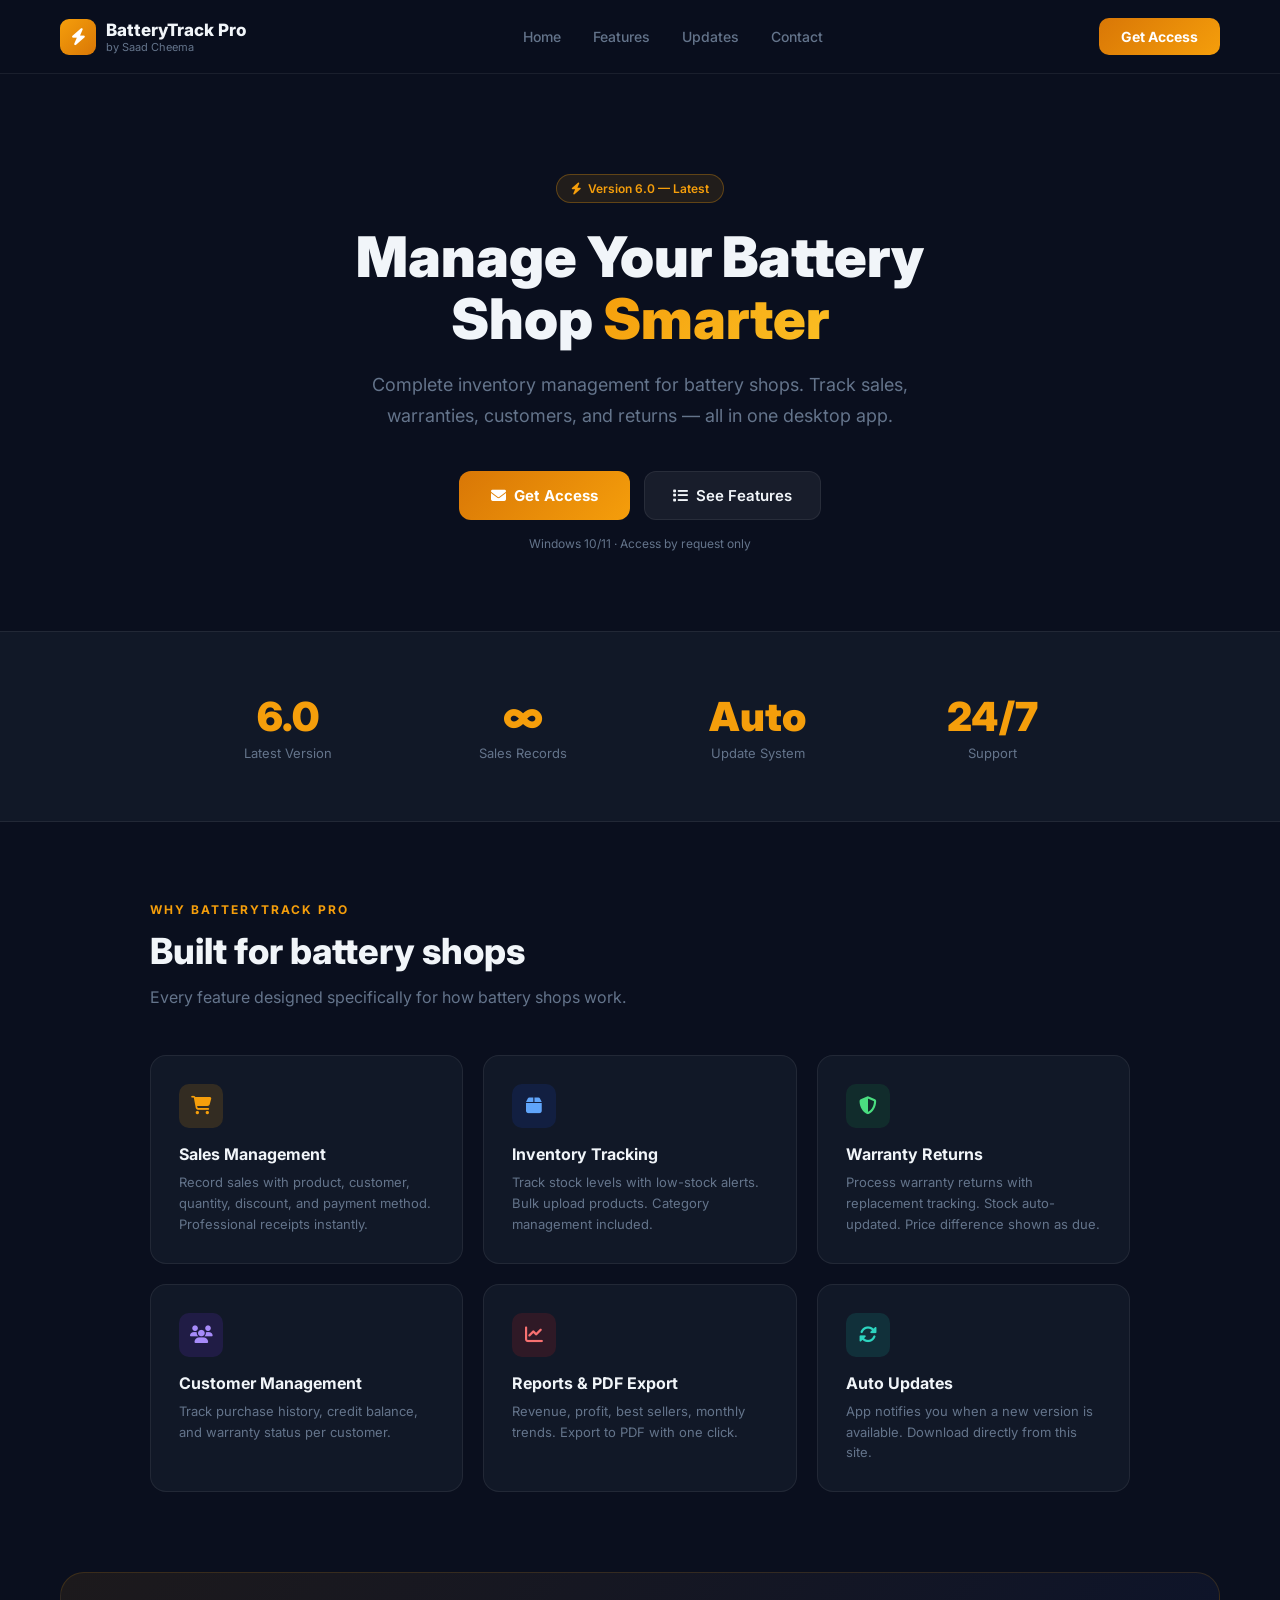
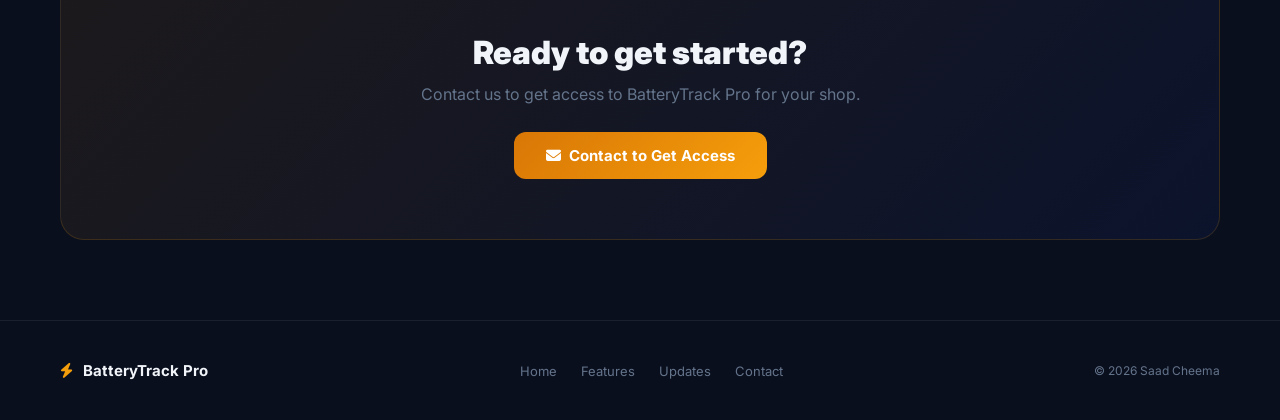
<file: index.html>
<!DOCTYPE html>
<html lang="en">

<head>
    <meta charset="UTF-8">
    <meta name="viewport" content="width=device-width, initial-scale=1.0">
    <title>BatteryTrack Pro — Battery Shop Management</title>
    <link href="https://fonts.googleapis.com/css2?family=Inter:wght@400;500;600;700;800;900&display=swap"
        rel="stylesheet">
    <link rel="stylesheet" href="https://cdnjs.cloudflare.com/ajax/libs/font-awesome/6.5.0/css/all.min.css">
    <link rel="stylesheet" href="style.css">
</head>

<body>

    <nav>
        <a href="/" class="nav-logo">
            <div class="nav-logo-icon"><i class="fa fa-bolt"></i></div>
            <div>
                <div class="nav-logo-text">BatteryTrack Pro</div>
                <div class="nav-logo-sub">by Saad Cheema</div>
            </div>
        </a>
        <div class="nav-links">
            <a href="/">Home</a>
            <a href="features.html">Features</a>
            <a href="updates.html">Updates</a>
            <a href="contact.html">Contact</a>
        </div>
        <a href="contact.html" class="nav-cta">Get Access</a>
    </nav>

    <div class="hero">
        <div class="hero-badge"><i class="fa fa-bolt"></i> Version 6.0 — Latest</div>
        <h1>Manage Your Battery<br>Shop <span>Smarter</span></h1>
        <p>Complete inventory management for battery shops. Track sales, warranties, customers, and returns — all in one
            desktop app.</p>
        <div class="hero-btns">
            <a href="contact.html" class="btn-primary"><i class="fa fa-envelope"></i> Get Access</a>
            <a href="features.html" class="btn-ghost"><i class="fa fa-list"></i> See Features</a>
        </div>
        <div class="version-note">Windows 10/11 · Access by request only</div>
    </div>

    <div class="stats">
        <div class="stats-inner">
            <div>
                <div class="stat-val">6.0</div>
                <div class="stat-label">Latest Version</div>
            </div>
            <div>
                <div class="stat-val">∞</div>
                <div class="stat-label">Sales Records</div>
            </div>
            <div>
                <div class="stat-val">Auto</div>
                <div class="stat-label">Update System</div>
            </div>
            <div>
                <div class="stat-val">24/7</div>
                <div class="stat-label">Support</div>
            </div>
        </div>
    </div>

    <div class="section">
        <div class="section-label">Why BatteryTrack Pro</div>
        <div class="section-title">Built for battery shops</div>
        <div class="section-sub">Every feature designed specifically for how battery shops work.</div>
        <div class="features-grid">
            <div class="feature-card">
                <div class="feature-icon amber"><i class="fa fa-cart-shopping"></i></div>
                <h3>Sales Management</h3>
                <p>Record sales with product, customer, quantity, discount, and payment method. Professional receipts
                    instantly.</p>
            </div>
            <div class="feature-card">
                <div class="feature-icon blue"><i class="fa fa-box"></i></div>
                <h3>Inventory Tracking</h3>
                <p>Track stock levels with low-stock alerts. Bulk upload products. Category management included.</p>
            </div>
            <div class="feature-card">
                <div class="feature-icon green"><i class="fa fa-shield-halved"></i></div>
                <h3>Warranty Returns</h3>
                <p>Process warranty returns with replacement tracking. Stock auto-updated. Price difference shown as
                    due.</p>
            </div>
            <div class="feature-card">
                <div class="feature-icon purple"><i class="fa fa-users"></i></div>
                <h3>Customer Management</h3>
                <p>Track purchase history, credit balance, and warranty status per customer.</p>
            </div>
            <div class="feature-card">
                <div class="feature-icon red"><i class="fa fa-chart-line"></i></div>
                <h3>Reports & PDF Export</h3>
                <p>Revenue, profit, best sellers, monthly trends. Export to PDF with one click.</p>
            </div>
            <div class="feature-card">
                <div class="feature-icon teal"><i class="fa fa-rotate"></i></div>
                <h3>Auto Updates</h3>
                <p>App notifies you when a new version is available. Download directly from this site.</p>
            </div>
        </div>
    </div>

    <div class="cta-section">
        <h2>Ready to get started?</h2>
        <p>Contact us to get access to BatteryTrack Pro for your shop.</p>
        <a href="contact.html" class="btn-primary"><i class="fa fa-envelope"></i> Contact to Get Access</a>
    </div>

    <footer>
        <div class="footer-logo"><i class="fa fa-bolt" style="color:#f59e0b;margin-right:6px;"></i> BatteryTrack Pro
        </div>
        <div class="footer-links">
            <a href="/">Home</a>
            <a href="features.html">Features</a>
            <a href="updates.html">Updates</a>
            <a href="contact.html">Contact</a>
        </div>
        <div class="footer-copy">© 2026 Saad Cheema</div>
    </footer>

</body>

</html>
</file>
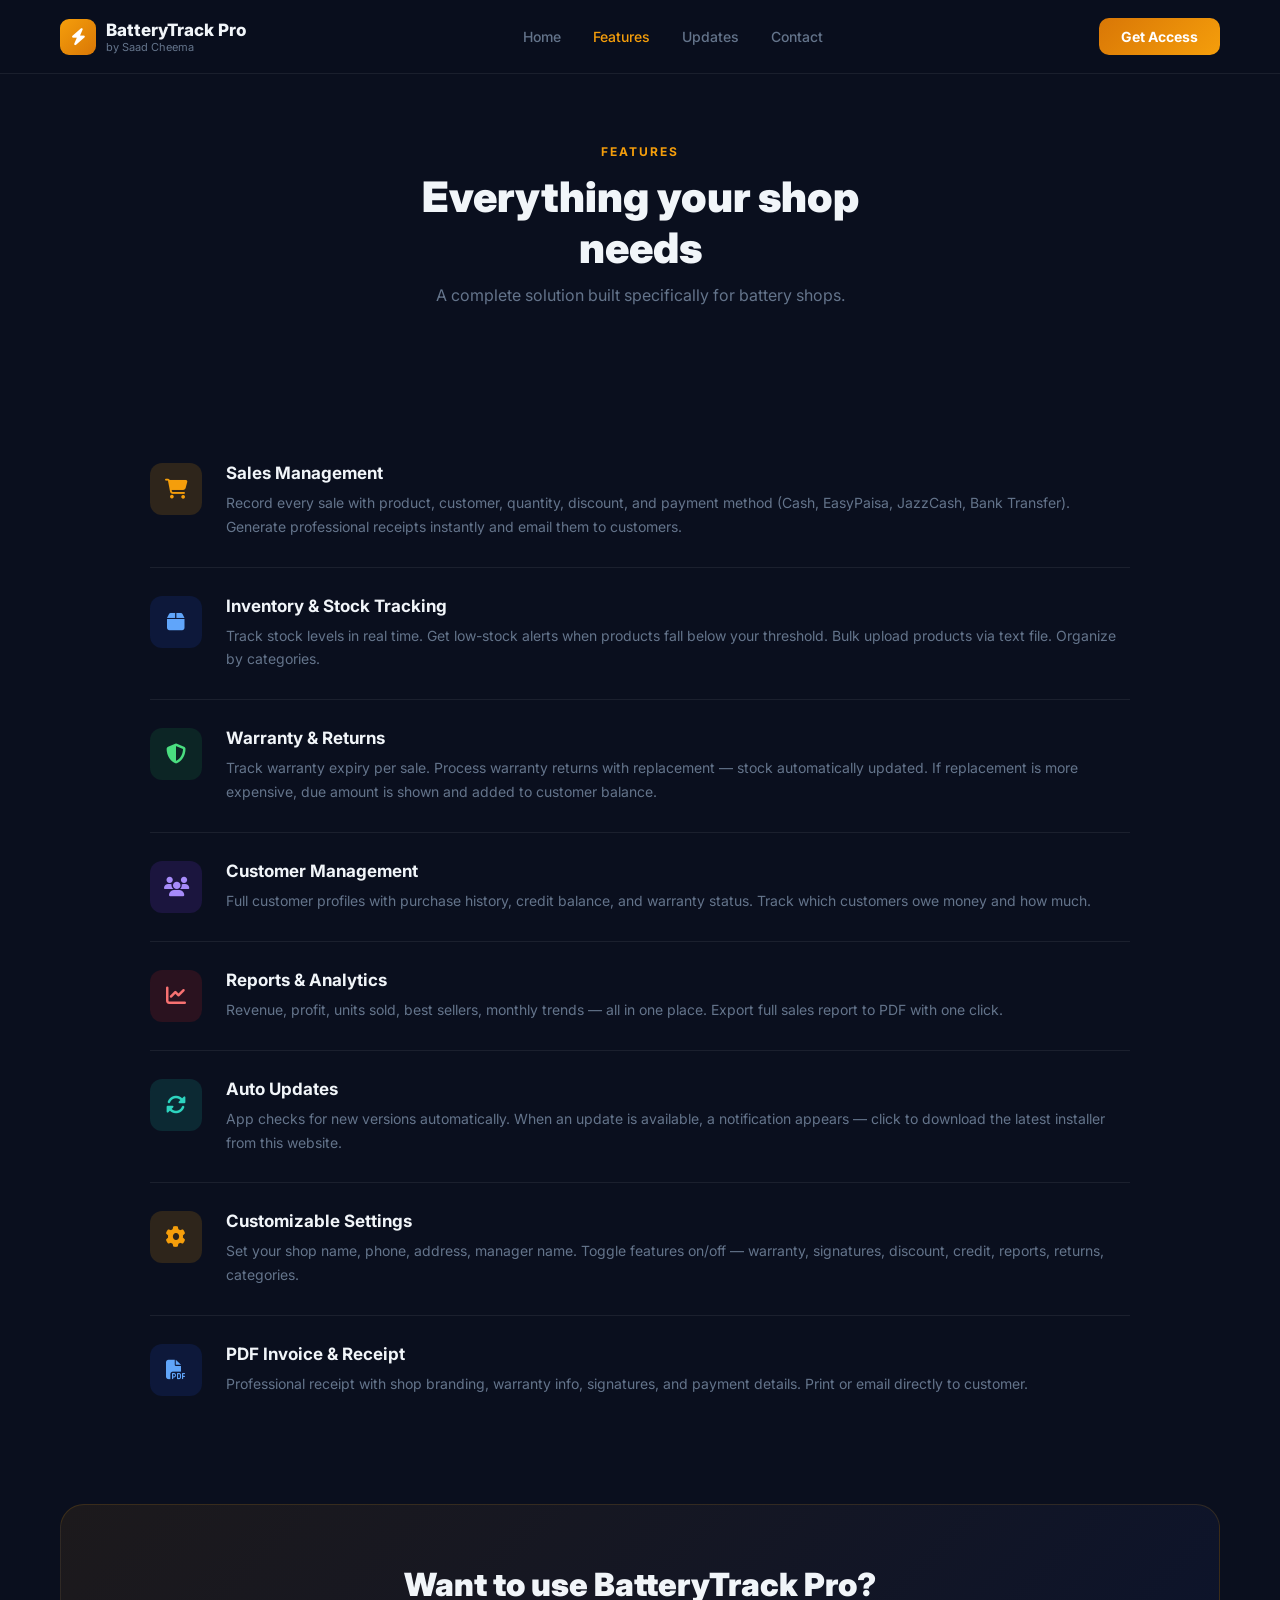
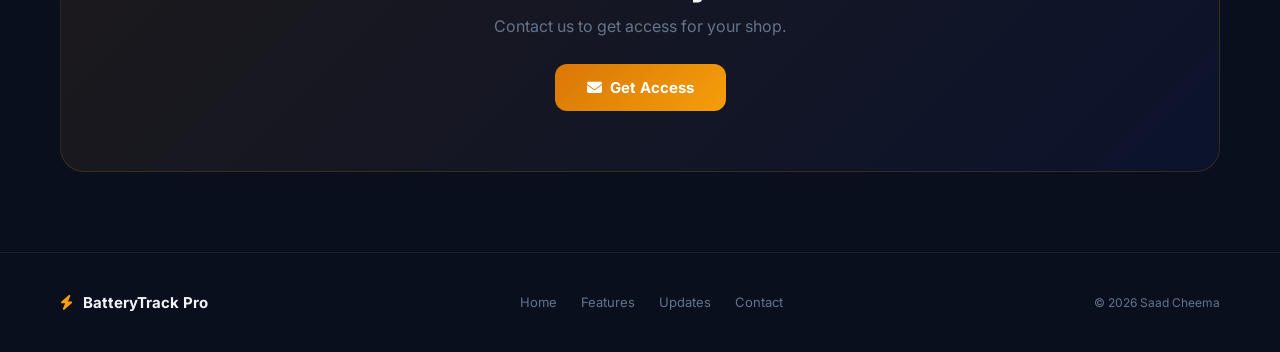
<file: features.html>
<!DOCTYPE html>
<html lang="en">

<head>
    <meta charset="UTF-8">
    <meta name="viewport" content="width=device-width, initial-scale=1.0">
    <title>Features — BatteryTrack Pro</title>
    <link href="https://fonts.googleapis.com/css2?family=Inter:wght@400;500;600;700;800;900&display=swap"
        rel="stylesheet">
    <link rel="stylesheet" href="https://cdnjs.cloudflare.com/ajax/libs/font-awesome/6.5.0/css/all.min.css">
    <link rel="stylesheet" href="style.css">
</head>

<body>

    <nav>
        <a href="/" class="nav-logo">
            <div class="nav-logo-icon"><i class="fa fa-bolt"></i></div>
            <div>
                <div class="nav-logo-text">BatteryTrack Pro</div>
                <div class="nav-logo-sub">by Saad Cheema</div>
            </div>
        </a>
        <div class="nav-links">
            <a href="/">Home</a>
            <a href="features.html" style="color:#f59e0b;">Features</a>
            <a href="updates.html">Updates</a>
            <a href="contact.html">Contact</a>
        </div>
        <a href="contact.html" class="nav-cta">Get Access</a>
    </nav>

    <div class="page-hero">
        <div class="section-label">Features</div>
        <h1>Everything your shop needs</h1>
        <p>A complete solution built specifically for battery shops.</p>
    </div>

    <div class="section">
        <div class="features-full">

            <div class="feature-row">
                <div class="feature-row-icon amber"><i class="fa fa-cart-shopping"></i></div>
                <div>
                    <h3>Sales Management</h3>
                    <p>Record every sale with product, customer, quantity, discount, and payment method (Cash,
                        EasyPaisa, JazzCash, Bank Transfer). Generate professional receipts instantly and email them to
                        customers.</p>
                </div>
            </div>

            <div class="feature-row">
                <div class="feature-row-icon blue"><i class="fa fa-box"></i></div>
                <div>
                    <h3>Inventory & Stock Tracking</h3>
                    <p>Track stock levels in real time. Get low-stock alerts when products fall below your threshold.
                        Bulk upload products via text file. Organize by categories.</p>
                </div>
            </div>

            <div class="feature-row">
                <div class="feature-row-icon green"><i class="fa fa-shield-halved"></i></div>
                <div>
                    <h3>Warranty & Returns</h3>
                    <p>Track warranty expiry per sale. Process warranty returns with replacement — stock automatically
                        updated. If replacement is more expensive, due amount is shown and added to customer balance.
                    </p>
                </div>
            </div>

            <div class="feature-row">
                <div class="feature-row-icon purple"><i class="fa fa-users"></i></div>
                <div>
                    <h3>Customer Management</h3>
                    <p>Full customer profiles with purchase history, credit balance, and warranty status. Track which
                        customers owe money and how much.</p>
                </div>
            </div>

            <div class="feature-row">
                <div class="feature-row-icon red"><i class="fa fa-chart-line"></i></div>
                <div>
                    <h3>Reports & Analytics</h3>
                    <p>Revenue, profit, units sold, best sellers, monthly trends — all in one place. Export full sales
                        report to PDF with one click.</p>
                </div>
            </div>

            <div class="feature-row">
                <div class="feature-row-icon teal"><i class="fa fa-rotate"></i></div>
                <div>
                    <h3>Auto Updates</h3>
                    <p>App checks for new versions automatically. When an update is available, a notification appears —
                        click to download the latest installer from this website.</p>
                </div>
            </div>

            <div class="feature-row">
                <div class="feature-row-icon amber"><i class="fa fa-gear"></i></div>
                <div>
                    <h3>Customizable Settings</h3>
                    <p>Set your shop name, phone, address, manager name. Toggle features on/off — warranty, signatures,
                        discount, credit, reports, returns, categories.</p>
                </div>
            </div>

            <div class="feature-row">
                <div class="feature-row-icon blue"><i class="fa fa-file-pdf"></i></div>
                <div>
                    <h3>PDF Invoice & Receipt</h3>
                    <p>Professional receipt with shop branding, warranty info, signatures, and payment details. Print or
                        email directly to customer.</p>
                </div>
            </div>

        </div>
    </div>

    <div class="cta-section">
        <h2>Want to use BatteryTrack Pro?</h2>
        <p>Contact us to get access for your shop.</p>
        <a href="contact.html" class="btn-primary"><i class="fa fa-envelope"></i> Get Access</a>
    </div>

    <footer>
        <div class="footer-logo"><i class="fa fa-bolt" style="color:#f59e0b;margin-right:6px;"></i> BatteryTrack Pro
        </div>
        <div class="footer-links">
            <a href="/">Home</a>
            <a href="features.html">Features</a>
            <a href="updates.html">Updates</a>
            <a href="contact.html">Contact</a>
        </div>
        <div class="footer-copy">© 2026 Saad Cheema</div>
    </footer>

</body>

</html>
</file>
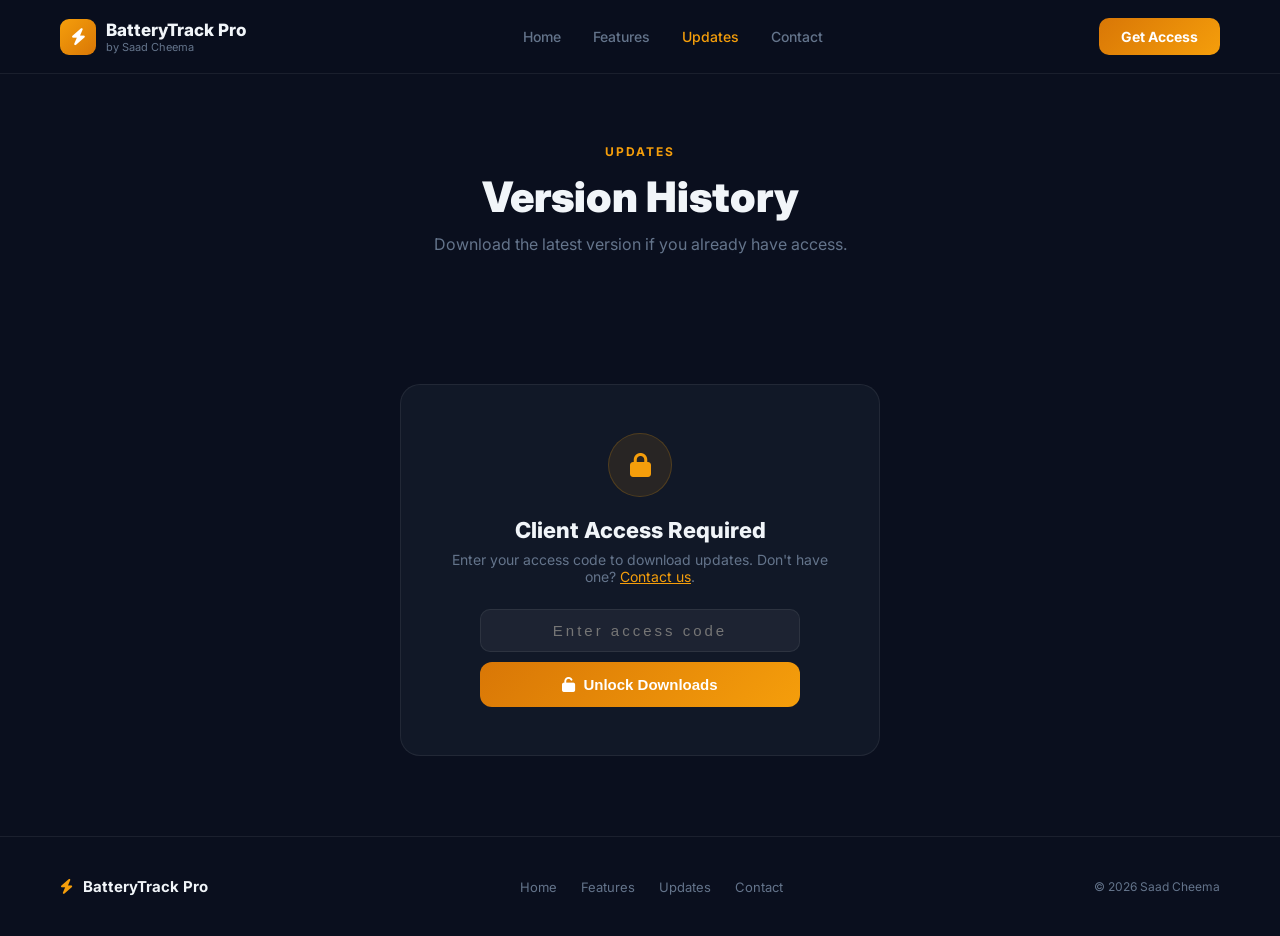
<file: updates.html>
<!DOCTYPE html>
<html lang="en">

<head>
    <meta charset="UTF-8">
    <meta name="viewport" content="width=device-width, initial-scale=1.0">
    <title>Updates — BatteryTrack Pro</title>
    <link href="https://fonts.googleapis.com/css2?family=Inter:wght@400;500;600;700;800;900&display=swap"
        rel="stylesheet">
    <link rel="stylesheet" href="https://cdnjs.cloudflare.com/ajax/libs/font-awesome/6.5.0/css/all.min.css">
    <link rel="stylesheet" href="style.css">
</head>

<body>

    <nav>
        <a href="/" class="nav-logo">
            <div class="nav-logo-icon"><i class="fa fa-bolt"></i></div>
            <div>
                <div class="nav-logo-text">BatteryTrack Pro</div>
                <div class="nav-logo-sub">by Saad Cheema</div>
            </div>
        </a>
        <div class="nav-links">
            <a href="/">Home</a>
            <a href="features.html">Features</a>
            <a href="updates.html" style="color:#f59e0b;">Updates</a>
            <a href="contact.html">Contact</a>
        </div>
        <a href="contact.html" class="nav-cta">Get Access</a>
    </nav>

    <div class="page-hero">
        <div class="section-label">Updates</div>
        <h1>Version History</h1>
        <p>Download the latest version if you already have access.</p>
    </div>

    <!-- Access Gate -->
    <div class="section" style="max-width:600px;">
        <div class="access-gate" id="gate">
            <div class="gate-icon"><i class="fa fa-lock"></i></div>
            <h3>Client Access Required</h3>
            <p>Enter your access code to download updates. Don't have one? <a href="contact.html">Contact us</a>.</p>
            <div class="gate-form">
                <input type="password" id="access-code" placeholder="Enter access code" class="gate-input">
                <button onclick="checkAccess()" class="btn-primary"
                    style="width:100%;justify-content:center;margin-top:10px;">
                    <i class="fa fa-unlock"></i> Unlock Downloads
                </button>
            </div>
            <div id="gate-error" style="color:#f87171;font-size:13px;margin-top:10px;display:none;">Invalid access code.
                <a href="contact.html">Contact support</a>.</div>
        </div>

        <div id="downloads" style="display:none;">
            <div class="update-card latest">
                <div style="display:flex;justify-content:space-between;align-items:start;margin-bottom:12px;">
                    <div>
                        <span class="badge-latest">Latest</span>
                        <h3 style="font-size:20px;font-weight:800;margin-top:8px;">Version 6.0</h3>
                        <div style="font-size:13px;color:var(--muted);margin-top:2px;">April 2026</div>
                    </div>
                    <a href="https://github.com/saadcheema6242/saadcheemaims/releases/download/v6.0/BatteryTrackPro_Setup_v6.0.exe"
                        class="btn-primary" style="font-size:13px;padding:10px 20px;">
                        <i class="fa fa-download"></i> Download
                    </a>
                </div>
                <ul class="changelog">
                    <li><i class="fa fa-check"></i> Warranty return fix — replacement stock now correctly deducted</li>
                    <li><i class="fa fa-check"></i> Replacement sale appears in sales list with badge</li>
                    <li><i class="fa fa-check"></i> Price difference shown as due amount on replacement</li>
                    <li><i class="fa fa-check"></i> Dark mode as default theme</li>
                    <li><i class="fa fa-check"></i> Auto-update notification system</li>
                    <li><i class="fa fa-check"></i> Improved PDF export spacing</li>
                    <li><i class="fa fa-check"></i> Publisher: Saad Cheema — saadcheemaims.vercel.app</li>
                </ul>
            </div>

            <div class="update-card">
                <div style="display:flex;justify-content:space-between;align-items:start;margin-bottom:12px;">
                    <div>
                        <h3 style="font-size:18px;font-weight:700;">Version 5.0</h3>
                        <div style="font-size:13px;color:var(--muted);margin-top:2px;">March 2026</div>
                    </div>
                </div>
                <ul class="changelog">
                    <li><i class="fa fa-check"></i> Initial release with full inventory management</li>
                    <li><i class="fa fa-check"></i> Sales, customers, warranty, returns</li>
                    <li><i class="fa fa-check"></i> PDF export, reports, categories</li>
                </ul>
            </div>
        </div>
    </div>

    <footer>
        <div class="footer-logo"><i class="fa fa-bolt" style="color:#f59e0b;margin-right:6px;"></i> BatteryTrack Pro
        </div>
        <div class="footer-links">
            <a href="/">Home</a>
            <a href="features.html">Features</a>
            <a href="updates.html">Updates</a>
            <a href="contact.html">Contact</a>
        </div>
        <div class="footer-copy">© 2026 Saad Cheema</div>
    </footer>

    <script>
        // Simple client-side access code — change this to whatever you want
        const ACCESS_CODE = 'btp2026';

        function checkAccess() {
            const code = document.getElementById('access-code').value.trim();
            if (code === ACCESS_CODE) {
                document.getElementById('gate').style.display = 'none';
                document.getElementById('downloads').style.display = 'block';
                localStorage.setItem('btp-access', '1');
            } else {
                document.getElementById('gate-error').style.display = 'block';
            }
        }

        // Auto-unlock if already accessed
        if (localStorage.getItem('btp-access') === '1') {
            document.getElementById('gate').style.display = 'none';
            document.getElementById('downloads').style.display = 'block';
        }

        document.getElementById('access-code').addEventListener('keydown', e => {
            if (e.key === 'Enter') checkAccess();
        });
    </script>

</body>

</html>
</file>
<file: style.css>
*,
*::before,
*::after {
    box-sizing: border-box;
    margin: 0;
    padding: 0;
}

:root {
    --bg: #0a0f1e;
    --card: #111827;
    --border: rgba(255, 255, 255, 0.07);
    --text: #f1f5f9;
    --muted: #64748b;
    --accent: #f59e0b;
}

body {
    font-family: 'Inter', sans-serif;
    background: var(--bg);
    color: var(--text);
    min-height: 100vh;
}

/* NAV */
nav {
    display: flex;
    align-items: center;
    justify-content: space-between;
    padding: 18px 60px;
    border-bottom: 1px solid var(--border);
    position: sticky;
    top: 0;
    background: rgba(10, 15, 30, 0.95);
    backdrop-filter: blur(12px);
    z-index: 100;
}

.nav-logo {
    display: flex;
    align-items: center;
    gap: 10px;
    text-decoration: none;
}

.nav-logo-icon {
    width: 36px;
    height: 36px;
    background: linear-gradient(135deg, #f59e0b, #d97706);
    border-radius: 9px;
    display: flex;
    align-items: center;
    justify-content: center;
}

.nav-logo-icon i {
    color: #fff;
    font-size: 17px;
}

.nav-logo-text {
    font-size: 17px;
    font-weight: 800;
    color: var(--text);
}

.nav-logo-sub {
    font-size: 11px;
    color: var(--muted);
}

.nav-links {
    display: flex;
    gap: 32px;
}

.nav-links a {
    color: var(--muted);
    text-decoration: none;
    font-size: 14px;
    font-weight: 500;
    transition: color 0.2s;
}

.nav-links a:hover {
    color: var(--text);
}

.nav-cta {
    background: linear-gradient(135deg, #d97706, #f59e0b);
    color: #fff;
    padding: 10px 22px;
    border-radius: 10px;
    font-size: 14px;
    font-weight: 700;
    text-decoration: none;
}

/* HERO */
.hero {
    text-align: center;
    padding: 100px 20px 80px;
    max-width: 800px;
    margin: 0 auto;
}

.hero-badge {
    display: inline-flex;
    align-items: center;
    gap: 6px;
    background: rgba(245, 158, 11, 0.1);
    border: 1px solid rgba(245, 158, 11, 0.3);
    color: #f59e0b;
    padding: 6px 14px;
    border-radius: 20px;
    font-size: 12px;
    font-weight: 600;
    margin-bottom: 24px;
}

.hero h1 {
    font-size: 56px;
    font-weight: 900;
    line-height: 1.1;
    margin-bottom: 20px;
}

.hero h1 span {
    background: linear-gradient(135deg, #f59e0b, #fbbf24);
    -webkit-background-clip: text;
    -webkit-text-fill-color: transparent;
}

.hero p {
    font-size: 18px;
    color: var(--muted);
    line-height: 1.7;
    margin-bottom: 40px;
    max-width: 560px;
    margin-left: auto;
    margin-right: auto;
}

.hero-btns {
    display: flex;
    gap: 14px;
    justify-content: center;
    flex-wrap: wrap;
}

.version-note {
    margin-top: 16px;
    font-size: 12px;
    color: var(--muted);
}

/* PAGE HERO */
.page-hero {
    text-align: center;
    padding: 70px 20px 50px;
    max-width: 600px;
    margin: 0 auto;
}

.page-hero h1 {
    font-size: 42px;
    font-weight: 900;
    margin-bottom: 12px;
}

.page-hero p {
    font-size: 16px;
    color: var(--muted);
}

/* BUTTONS */
.btn-primary {
    background: linear-gradient(135deg, #d97706, #f59e0b);
    color: #fff;
    padding: 14px 32px;
    border-radius: 12px;
    font-size: 15px;
    font-weight: 700;
    text-decoration: none;
    display: inline-flex;
    align-items: center;
    gap: 8px;
    transition: transform 0.2s, opacity 0.2s;
    border: none;
    cursor: pointer;
}

.btn-primary:hover {
    transform: translateY(-2px);
    opacity: 0.95;
}

.btn-ghost {
    background: rgba(255, 255, 255, 0.06);
    color: var(--text);
    padding: 14px 28px;
    border-radius: 12px;
    font-size: 15px;
    font-weight: 600;
    text-decoration: none;
    border: 1px solid var(--border);
    display: inline-flex;
    align-items: center;
    gap: 8px;
}

.btn-ghost:hover {
    background: rgba(255, 255, 255, 0.1);
}

/* STATS */
.stats {
    background: var(--card);
    border-top: 1px solid var(--border);
    border-bottom: 1px solid var(--border);
    padding: 60px;
}

.stats-inner {
    max-width: 900px;
    margin: 0 auto;
    display: grid;
    grid-template-columns: repeat(4, 1fr);
    gap: 40px;
    text-align: center;
}

.stat-val {
    font-size: 40px;
    font-weight: 900;
    color: var(--accent);
}

.stat-label {
    font-size: 13px;
    color: var(--muted);
    margin-top: 4px;
}

/* SECTION */
.section {
    padding: 80px 60px;
    max-width: 1100px;
    margin: 0 auto;
}

.section-label {
    font-size: 12px;
    font-weight: 700;
    color: var(--accent);
    text-transform: uppercase;
    letter-spacing: 2px;
    margin-bottom: 12px;
}

.section-title {
    font-size: 36px;
    font-weight: 800;
    margin-bottom: 14px;
}

.section-sub {
    font-size: 16px;
    color: var(--muted);
    margin-bottom: 48px;
    max-width: 500px;
}

/* FEATURES GRID */
.features-grid {
    display: grid;
    grid-template-columns: repeat(3, 1fr);
    gap: 20px;
}

.feature-card {
    background: var(--card);
    border: 1px solid var(--border);
    border-radius: 16px;
    padding: 28px;
    transition: border-color 0.2s;
}

.feature-card:hover {
    border-color: rgba(245, 158, 11, 0.3);
}

.feature-icon {
    width: 44px;
    height: 44px;
    border-radius: 10px;
    display: flex;
    align-items: center;
    justify-content: center;
    margin-bottom: 16px;
    font-size: 18px;
}

.feature-icon.amber {
    background: rgba(245, 158, 11, 0.15);
    color: #f59e0b;
}

.feature-icon.blue {
    background: rgba(29, 78, 216, 0.15);
    color: #60a5fa;
}

.feature-icon.green {
    background: rgba(22, 163, 74, 0.15);
    color: #4ade80;
}

.feature-icon.purple {
    background: rgba(124, 58, 237, 0.15);
    color: #a78bfa;
}

.feature-icon.red {
    background: rgba(220, 38, 38, 0.15);
    color: #f87171;
}

.feature-icon.teal {
    background: rgba(20, 184, 166, 0.15);
    color: #2dd4bf;
}

.feature-card h3 {
    font-size: 16px;
    font-weight: 700;
    margin-bottom: 8px;
}

.feature-card p {
    font-size: 13px;
    color: var(--muted);
    line-height: 1.6;
}

/* FEATURES FULL (features page) */
.features-full {
    display: flex;
    flex-direction: column;
    gap: 0;
}

.feature-row {
    display: flex;
    gap: 24px;
    align-items: flex-start;
    padding: 28px 0;
    border-bottom: 1px solid var(--border);
}

.feature-row:last-child {
    border-bottom: none;
}

.feature-row-icon {
    width: 52px;
    height: 52px;
    border-radius: 12px;
    display: flex;
    align-items: center;
    justify-content: center;
    font-size: 20px;
    flex-shrink: 0;
}

.feature-row-icon.amber {
    background: rgba(245, 158, 11, 0.15);
    color: #f59e0b;
}

.feature-row-icon.blue {
    background: rgba(29, 78, 216, 0.15);
    color: #60a5fa;
}

.feature-row-icon.green {
    background: rgba(22, 163, 74, 0.15);
    color: #4ade80;
}

.feature-row-icon.purple {
    background: rgba(124, 58, 237, 0.15);
    color: #a78bfa;
}

.feature-row-icon.red {
    background: rgba(220, 38, 38, 0.15);
    color: #f87171;
}

.feature-row-icon.teal {
    background: rgba(20, 184, 166, 0.15);
    color: #2dd4bf;
}

.feature-row h3 {
    font-size: 17px;
    font-weight: 700;
    margin-bottom: 8px;
}

.feature-row p {
    font-size: 14px;
    color: var(--muted);
    line-height: 1.7;
}

/* CTA SECTION */
.cta-section {
    background: linear-gradient(135deg, rgba(245, 158, 11, 0.08), rgba(29, 78, 216, 0.08));
    border: 1px solid rgba(245, 158, 11, 0.15);
    border-radius: 24px;
    padding: 60px;
    text-align: center;
    margin: 0 60px 80px;
}

.cta-section h2 {
    font-size: 32px;
    font-weight: 900;
    margin-bottom: 12px;
}

.cta-section p {
    color: var(--muted);
    font-size: 16px;
    margin-bottom: 28px;
}

/* ACCESS GATE */
.access-gate {
    background: var(--card);
    border: 1px solid var(--border);
    border-radius: 20px;
    padding: 48px;
    text-align: center;
}

.gate-icon {
    width: 64px;
    height: 64px;
    background: rgba(245, 158, 11, 0.1);
    border: 1px solid rgba(245, 158, 11, 0.2);
    border-radius: 50%;
    display: flex;
    align-items: center;
    justify-content: center;
    margin: 0 auto 20px;
    font-size: 24px;
    color: var(--accent);
}

.access-gate h3 {
    font-size: 22px;
    font-weight: 800;
    margin-bottom: 8px;
}

.access-gate p {
    color: var(--muted);
    font-size: 14px;
    margin-bottom: 24px;
}

.access-gate a {
    color: var(--accent);
}

.gate-form {
    max-width: 320px;
    margin: 0 auto;
}

.gate-input {
    width: 100%;
    padding: 12px 16px;
    background: rgba(255, 255, 255, 0.05);
    border: 1.5px solid var(--border);
    border-radius: 10px;
    color: var(--text);
    font-size: 15px;
    text-align: center;
    letter-spacing: 3px;
    outline: none;
}

.gate-input:focus {
    border-color: var(--accent);
}

/* UPDATE CARDS */
.update-card {
    background: var(--card);
    border: 1px solid var(--border);
    border-radius: 16px;
    padding: 28px;
    margin-bottom: 16px;
}

.update-card.latest {
    border-color: rgba(245, 158, 11, 0.3);
}

.badge-latest {
    background: rgba(245, 158, 11, 0.15);
    color: var(--accent);
    font-size: 11px;
    font-weight: 700;
    padding: 3px 10px;
    border-radius: 20px;
    text-transform: uppercase;
    letter-spacing: 1px;
}

.changelog {
    list-style: none;
    margin-top: 12px;
    display: flex;
    flex-direction: column;
    gap: 8px;
}

.changelog li {
    font-size: 13px;
    color: var(--muted);
    display: flex;
    align-items: flex-start;
    gap: 8px;
}

.changelog li i {
    color: #4ade80;
    margin-top: 2px;
    flex-shrink: 0;
}

/* CONTACT CARDS */
.contact-cards {
    display: flex;
    flex-direction: column;
    gap: 16px;
    margin-bottom: 24px;
}

.contact-card {
    display: flex;
    align-items: center;
    gap: 20px;
    background: var(--card);
    border: 1px solid var(--border);
    border-radius: 16px;
    padding: 24px;
    text-decoration: none;
    color: var(--text);
    transition: border-color 0.2s, transform 0.2s;
}

.contact-card:hover {
    transform: translateY(-2px);
}

.contact-card.whatsapp:hover {
    border-color: rgba(37, 211, 102, 0.4);
}

.contact-card.email:hover {
    border-color: rgba(29, 78, 216, 0.4);
}

.contact-card-icon {
    width: 52px;
    height: 52px;
    border-radius: 12px;
    display: flex;
    align-items: center;
    justify-content: center;
    font-size: 22px;
    flex-shrink: 0;
}

.whatsapp .contact-card-icon {
    background: rgba(37, 211, 102, 0.15);
    color: #25d366;
}

.email .contact-card-icon {
    background: rgba(29, 78, 216, 0.15);
    color: #60a5fa;
}

.contact-card-label {
    font-size: 11px;
    font-weight: 700;
    color: var(--muted);
    text-transform: uppercase;
    letter-spacing: 1px;
    margin-bottom: 4px;
}

.contact-card-value {
    font-size: 16px;
    font-weight: 700;
    margin-bottom: 3px;
}

.contact-card-sub {
    font-size: 12px;
    color: var(--muted);
}

.contact-arrow {
    margin-left: auto;
    color: var(--muted);
    font-size: 14px;
}

.info-box {
    display: flex;
    gap: 16px;
    background: rgba(29, 78, 216, 0.08);
    border: 1px solid rgba(29, 78, 216, 0.2);
    border-radius: 12px;
    padding: 20px;
}

.info-box a {
    color: var(--accent);
}

/* FOOTER */
footer {
    border-top: 1px solid var(--border);
    padding: 40px 60px;
    display: flex;
    justify-content: space-between;
    align-items: center;
    flex-wrap: wrap;
    gap: 16px;
}

.footer-logo {
    font-size: 15px;
    font-weight: 700;
    color: var(--text);
}

.footer-links {
    display: flex;
    gap: 24px;
}

.footer-links a {
    color: var(--muted);
    text-decoration: none;
    font-size: 13px;
}

.footer-links a:hover {
    color: var(--text);
}

.footer-copy {
    font-size: 12px;
    color: var(--muted);
}

@media (max-width: 768px) {
    nav {
        padding: 16px 20px;
    }

    .nav-links {
        display: none;
    }

    .hero {
        padding: 60px 20px 50px;
    }

    .hero h1 {
        font-size: 36px;
    }

    .section {
        padding: 50px 20px;
    }

    .features-grid {
        grid-template-columns: 1fr;
    }

    .stats {
        padding: 40px 20px;
    }

    .stats-inner {
        grid-template-columns: repeat(2, 1fr);
    }

    .cta-section {
        margin: 0 20px 60px;
        padding: 40px 24px;
    }

    footer {
        padding: 30px 20px;
        flex-direction: column;
        text-align: center;
    }

    .feature-row {
        flex-direction: column;
    }
}
</file>
